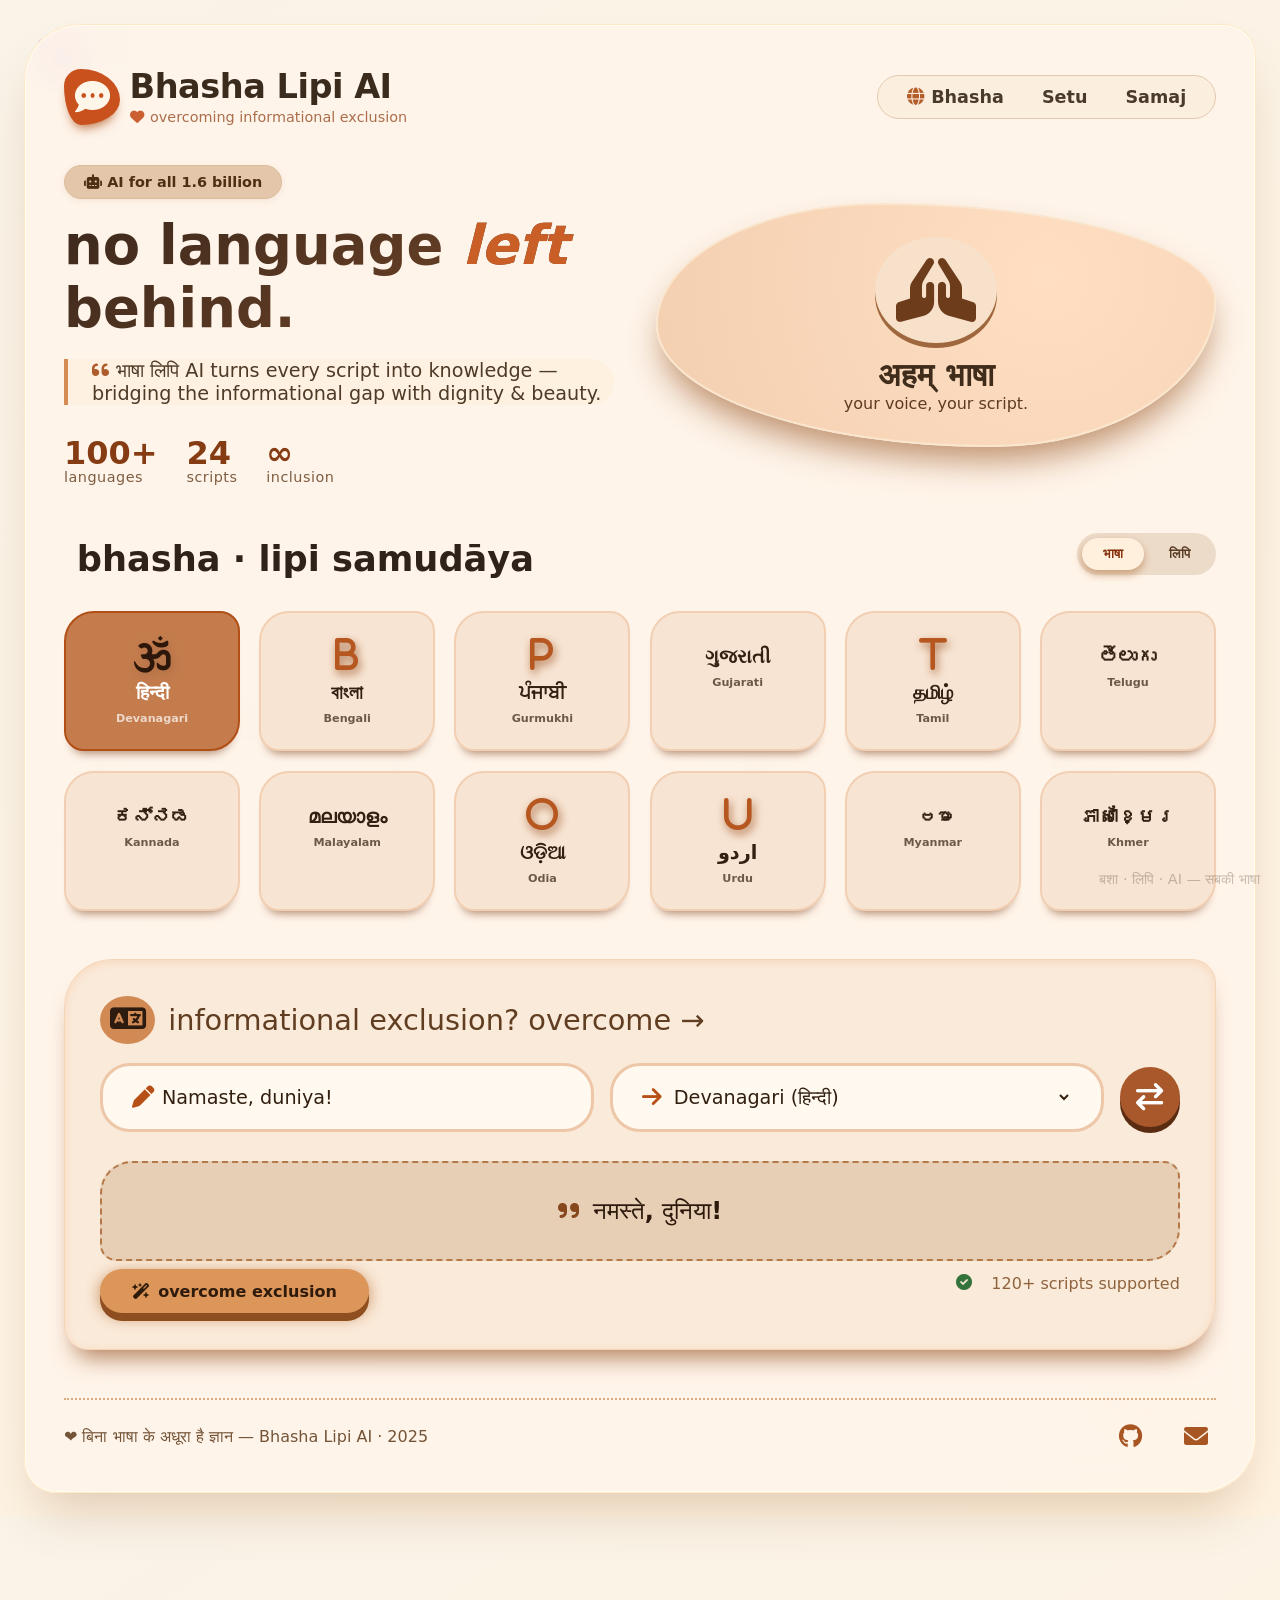
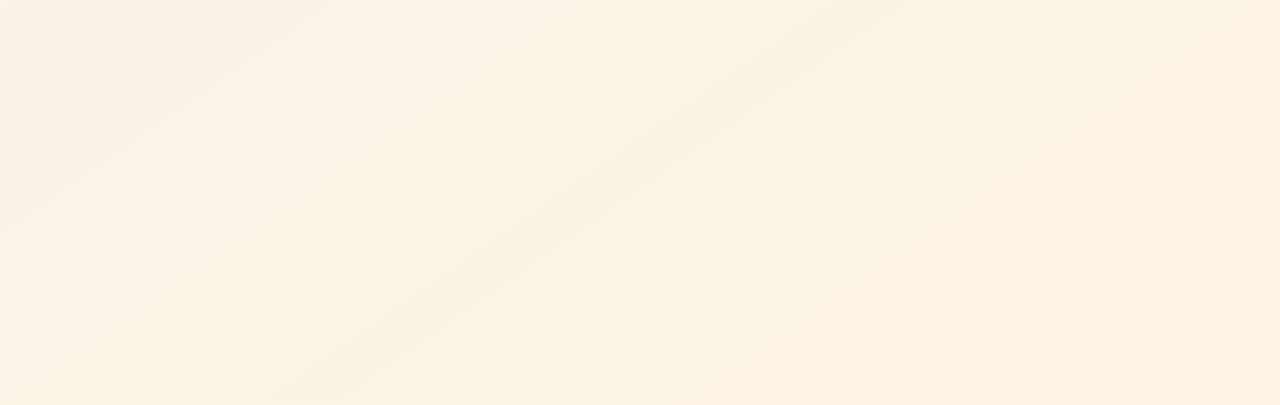
<file: index.html>
<!DOCTYPE html>
<html lang="en">
<head>
    <meta charset="UTF-8">
    <meta name="viewport" content="width=device-width, initial-scale=1.0">
    <title>Bhasha Lipi AI · overcome information exclusion</title>
    <!-- Font Awesome 6 (free) -->
    <link rel="stylesheet" href="https://cdnjs.cloudflare.com/ajax/libs/font-awesome/6.0.0-beta3/css/all.min.css">
    <link rel="stylesheet" href="style.css">
</head>
<body>
    <div class="floating-lipi lipi-1">🕉️ 𑖟</div>
    <div class="floating-lipi lipi-2">𑂃𑂥 𑂒𑂠</div>
    <div class="floating-lipi lipi-3">𑀪𑀸𑀱𑀸</div>
    <div class="floating-lipi lipi-4">𑌲𑌿𑌪𑌿</div>
    <div class="floating-lipi lipi-5">⚛️ आं</div>

    <div class="main-card">
        <!-- top bar -->
        <div class="top-bar">
            <div class="logo-area">
                <div class="logo-icon"><i class="fas fa-comment-dots"></i></div>
                <div class="logo-text">
                    <h1>Bhasha Lipi AI</h1>
                    <span><i class="fas fa-heart" style="color: #cb6033;"></i> overcoming informational exclusion</span>
                </div>
            </div>
            <div class="nav-links">
                <a href="#"><i class="fas fa-globe"></i> Bhasha</a>
                <a href="#"><i class="fas fa-bridge"></i> Setu</a>
                <a href="#"><i class="fas fa-people-group"></i> Samaj</a>
            </div>
        </div>

        <!-- hero -->
        <div class="hero-section">
            <div class="hero-left">
                <span class="badge"><i class="fas fa-robot"></i>  AI for all 1.6 billion</span>
                <h2>no language <i>left</i><br>behind.</h2>
                <p><i class="fas fa-quote-left" style="color:#ad5d2b;"></i> भाषा लिपि AI turns every script into knowledge — bridging the informational gap with dignity & beauty.</p>
                <div class="hero-stats">
                    <div class="stat-item"><span class="stat-number">100+</span><span class="stat-label">languages</span></div>
                    <div class="stat-item"><span class="stat-number">24</span><span class="stat-label">scripts</span></div>
                    <div class="stat-item"><span class="stat-number">∞</span><span class="stat-label">inclusion</span></div>
                </div>
            </div>
            <div class="hero-right">
                <i class="fas fa-hands-praying"></i>
                <h3>अहम् भाषा</h3>
                <p>your voice, your script.</p>
            </div>
        </div>

        <!-- language grid interactive -->
        <div class="section-title">
            <h3><i class="fas fa-grid-2"></i> bhasha · lipi samudāya</h3>
            <div class="pill-switch" id="scriptToggle">
                <button class="pill active" data-mode="bhasha">भाषा</button>
                <button class="pill" data-mode="lipi">लिपि</button>
            </div>
        </div>
        <div class="language-grid" id="langGrid"></div>

        <!-- translator panel / interactive exclusion barrier demo -->
        <div class="translator-panel" id="translator">
            <div class="panel-header">
                <i class="fas fa-language"></i> <span>informational exclusion? overcome →</span>
            </div>
            <div class="input-group">
                <div class="input-box">
                    <i class="fas fa-pen"></i>
                    <input type="text" id="inputPhrase" placeholder="type something ..." value="Namaste, duniya!">
                </div>
                <div class="input-box">
                    <i class="fas fa-arrow-right"></i>
                    <select id="targetScript">
                        <option value="devanagari">Devanagari (हिन्दी)</option>
                        <option value="bengali">Bengali (বাংলা)</option>
                        <option value="tamil">Tamil (தமிழ்)</option>
                        <option value="gurmukhi">Gurmukhi (ਗੁਰਮੁਖੀ)</option>
                        <option value="gujarati">Gujarati (ગુજરાતી)</option>
                        <option value="odia">Odia (ଓଡ଼ିଆ)</option>
                        <option value="kannada">Kannada (ಕನ್ನಡ)</option>
                        <option value="malayalam">Malayalam (മലയാളം)</option>
                        <option value="telugu">Telugu (తెలుగు)</option>
                        <option value="sinhala">Sinhala (සිංහල)</option>
                        <option value="thai">Thai (ไทย)</option>
                        <option value="lao">Lao (ລາວ)</option>
                    </select>
                </div>
                <button class="swap-btn" id="swapLangBtn"><i class="fas fa-arrow-right-arrow-left"></i></button>
            </div>
            <div class="output-area" id="outputArea">
                <i class="fas fa-quote-right"></i> <span id="translatedText">नमस्ते, दुनिया!</span>
            </div>
            <div style="display: flex; justify-content: space-between;">
                <button class="action-btn" id="magicTranslateBtn"><i class="fas fa-wand-magic-sparkles"></i> overcome exclusion</button>
                <div class="info-bar"><i class="fas fa-circle-check" style="color:#34733b;"></i> 120+ scripts supported </div>
            </div>
        </div>

        <!-- footer  -->
        <div class="footer-note">
            <div>❤️ बिना भाषा के अधूरा है ज्ञान — Bhasha Lipi AI · 2025</div>
            <div class="social">
                <i class="fab fa-github"></i>
                <i class="fab fa-x-twitter"></i>
                <i class="fas fa-envelope"></i>
            </div>
        </div>
    </div>

    <script src="script.js"></script>
    <!-- hint: adds a little extra charm -->
    <div style="position:fixed; bottom:12px; right:20px; opacity:0.3; font-size:0.9rem; color:#4d3a27; z-index:99;">बशा · लिपि · AI — सबकी भाषा</div>
</body>
</html>
</file>
<file: style.css>
* {
            margin: 0;
            padding: 0;
            box-sizing: border-box;
            font-family: 'Segoe UI', system-ui, 'Helvetica Neue', sans-serif;
        }

        body {
            background: linear-gradient(145deg, #f9f3e8 0%, #fff3e0 100%);
            min-height: 100vh;
            display: flex;
            flex-direction: column;
            align-items: center;
            justify-content: center;
            padding: 1.5rem;
            position: relative;
            overflow-x: hidden;
        }

        /* decorative background elements — artistic bhasha vibe */
        body::before {
            content: "☸︎ 𑀅 𑀇 𑀉 𑀓 𑀗 𑀧 𑀰";
            font-size: 10vw;
            color: rgba(230, 190, 150, 0.12);
            position: absolute;
            top: 0;
            left: 0;
            width: 100%;
            height: 100%;
            display: flex;
            align-items: center;
            justify-content: center;
            white-space: nowrap;
            letter-spacing: 2rem;
            pointer-events: none;
            transform: rotate(-5deg) scale(1.5);
            font-family: 'Noto Sans Brahmi', 'Kohinoor Devanagari', serif;
            z-index: 0;
        }

        .main-card {
            background: rgba(255, 245, 235, 0.75);
            backdrop-filter: blur(12px);
            -webkit-backdrop-filter: blur(12px);
            border-radius: 3.5rem 2rem 3.5rem 2rem;
            box-shadow: 0 30px 50px -15px rgba(140, 80, 30, 0.25), 
                        0 0 0 1px rgba(255, 215, 175, 0.6) inset,
                        0 0 0 2px rgba(255, 255, 240, 0.9) inset;
            max-width: 1300px;
            width: 100%;
            padding: 2.8rem 2.5rem;
            position: relative;
            z-index: 10;
            transition: all 0.3s ease;
        }

        /* floating script symbols */
        .floating-lipi {
            position: absolute;
            font-size: 2.4rem;
            opacity: 0.18;
            color: #a66b38;
            z-index: 1;
            user-select: none;
            pointer-events: none;
            font-weight: 300;
            transform-origin: center;
        }

        .lipi-1 { top: 2%; left: 3%; transform: rotate(-10deg); animation: float 8s infinite alternate; }
        .lipi-2 { bottom: 5%; right: 2%; transform: rotate(15deg); animation: float 11s infinite alternate-reverse; }
        .lipi-3 { top: 20%; right: 8%; transform: rotate(25deg); animation: float 9s infinite alternate; }
        .lipi-4 { bottom: 15%; left: 7%; transform: rotate(-5deg); animation: float 12s infinite alternate; }
        .lipi-5 { top: 45%; left: 15%; transform: rotate(40deg); animation: float 7s infinite alternate; }

        @keyframes float {
            0% { transform: translateY(0px) rotate(-5deg); }
            100% { transform: translateY(-20px) rotate(5deg); }
        }

        /* header / nav */
        .top-bar {
            display: flex;
            align-items: center;
            justify-content: space-between;
            flex-wrap: wrap;
            gap: 1.2rem;
            margin-bottom: 2.5rem;
            position: relative;
            z-index: 5;
        }

        .logo-area {
            display: flex;
            align-items: center;
            gap: 0.6rem;
        }

        .logo-icon {
            background: #c8511e;
            color: #fef7e9;
            width: 56px;
            height: 56px;
            border-radius: 30% 70% 70% 30% / 30% 55% 45% 70%;
            display: flex;
            align-items: center;
            justify-content: center;
            font-size: 2.2rem;
            box-shadow: 0 8px 12px -6px #b45f2e;
        }

        .logo-text h1 {
            font-size: 2.1rem;
            font-weight: 700;
            letter-spacing: -0.5px;
            color: #3b2b1d;
            line-height: 1.1;
        }

        .logo-text span {
            font-size: 0.9rem;
            font-weight: 400;
            color: #aa6e4b;
            display: flex;
            align-items: center;
            gap: 0.4rem;
            margin-top: 0.2rem;
        }

        .nav-links {
            display: flex;
            gap: 2rem;
            background: rgba(250, 235, 215, 0.7);
            padding: 0.7rem 1.8rem;
            border-radius: 60px;
            backdrop-filter: blur(4px);
            border: 1px solid #e3c9af;
        }

        .nav-links a {
            text-decoration: none;
            color: #4a3a2b;
            font-weight: 550;
            font-size: 1.1rem;
            transition: 0.2s;
            display: flex;
            align-items: center;
            gap: 6px;
        }

        .nav-links a i { color: #b35e2b; }
        .nav-links a:hover { color: #b5470c; }

        /* tagline hero */
        .hero-section {
            display: flex;
            flex-wrap: wrap;
            align-items: center;
            gap: 2rem;
            margin: 2rem 0 3rem 0;
        }

        .hero-left {
            flex: 1 1 300px;
        }

        .hero-left .badge {
            background: #e4c7aa;
            color: #4f2f13;
            padding: 0.5rem 1.2rem;
            border-radius: 40px;
            font-size: 0.9rem;
            font-weight: 600;
            display: inline-block;
            margin-bottom: 1rem;
            border: 1px solid #dbbd9c;
            box-shadow: 0 2px 6px rgba(160, 100, 40, 0.1);
        }

        .hero-left h2 {
            font-size: 3.4rem;
            font-weight: 800;
            line-height: 1.15;
            background: linear-gradient(145deg, #3b281c, #7b4a2a);
            -webkit-background-clip: text;
            background-clip: text;
            color: transparent;
            margin-bottom: 1.2rem;
        }

        .hero-left h2 i { color: #c95f27; background: none; -webkit-text-fill-color: #c95f27; }

        .hero-left p {
            font-size: 1.2rem;
            color: #4d3a27;
            max-width: 550px;
            margin-bottom: 2rem;
            border-left: 4px solid #d48c54;
            padding-left: 1.5rem;
            background: rgba(255, 235, 210, 0.4);
            border-radius: 0 40px 40px 0;
        }

        .hero-stats {
            display: flex;
            gap: 1.8rem;
        }

        .stat-item {
            display: flex;
            flex-direction: column;
        }

        .stat-number {
            font-size: 2rem;
            font-weight: 800;
            color: #863c12;
            line-height: 1;
        }

        .stat-label {
            font-size: 0.9rem;
            color: #7e5d40;
            letter-spacing: 0.5px;
        }

        .hero-right {
            flex: 1 1 300px;
            background: radial-gradient(circle at 70% 30%, #ffdec2, #f3cfb0);
            border-radius: 40% 60% 40% 60% / 50% 40% 60% 50%;
            padding: 2rem 1.8rem;
            box-shadow: 0 20px 35px -8px #bb8b66;
            text-align: center;
            border: 2px solid #fae5cd;
        }

        .hero-right i {
            font-size: 4rem;
            color: #6d3c1b;
            background: #f7e1ca;
            padding: 1.3rem;
            border-radius: 50%;
            box-shadow: 0 5px 0 #9f673d;
            margin-bottom: 0.8rem;
        }

        .hero-right h3 {
            font-size: 2rem;
            color: #3f2c1a;
            font-weight: 600;
        }

        .hero-right p {
            color: #5e3a22;
            font-weight: 500;
        }

        /* language grid — core of Bhasha AI */
        .section-title {
            display: flex;
            align-items: baseline;
            justify-content: space-between;
            flex-wrap: wrap;
            margin: 3rem 0 1.5rem;
        }

        .section-title h3 {
            font-size: 2.2rem;
            font-weight: 650;
            color: #2f2218;
            display: flex;
            align-items: center;
            gap: 0.8rem;
        }

        .section-title h3 i { color: #cf632b; }

        .pill-switch {
            background: #eddbc9;
            border-radius: 60px;
            padding: 0.3rem;
            display: flex;
            gap: 0.3rem;
        }

        .pill {
            padding: 0.5rem 1.3rem;
            border-radius: 30px;
            border: none;
            background: transparent;
            font-weight: 600;
            color: #5b3d27;
            cursor: pointer;
            transition: 0.2s;
        }

        .pill.active {
            background: #fff0de;
            box-shadow: 0 4px 8px #c99d78;
            color: #862f0a;
        }

        .language-grid {
            display: grid;
            grid-template-columns: repeat(auto-fit, minmax(150px, 1fr));
            gap: 1.2rem;
            margin: 2rem 0 3rem;
        }

        .lang-card {
            background: #f7e4d2;
            padding: 1.5rem 0.5rem;
            border-radius: 30px 20px 30px 20px;
            text-align: center;
            transition: all 0.25s ease;
            cursor: pointer;
            border: 2px solid #f2cfb2;
            box-shadow: 0 10px 10px -8px #ac8268;
            color: #351f10;
            font-weight: 600;
            font-size: 1.2rem;
            display: flex;
            flex-direction: column;
            align-items: center;
            gap: 0.5rem;
            backdrop-filter: blur(2px);
        }

        .lang-card i {
            font-size: 2.3rem;
            color: #b65720;
            filter: drop-shadow(2px 4px 4px #ac6e46);
        }

        .lang-card:hover {
            background: #ffdbbd;
            transform: scale(1.02) translateY(-6px);
            border-color: #c7753b;
            box-shadow: 0 20px 20px -10px #b16f43;
        }

        .lang-card[data-active="true"] {
            background: #dc9e73;
            border-color: #a44512;
            color: white;
        }
        .lang-card[data-active="true"] i { color: #2d170a; }

        /* demo translator section */
        .translator-panel {
            background: #faead9;
            border-radius: 3rem 1.5rem 3rem 1.5rem;
            padding: 2.2rem;
            margin: 3rem 0 2rem;
            box-shadow: inset 0 2px 8px #f7d7bc, 0 18px 25px -12px #ac7550;
            border: 1px solid #f5d5b8;
        }

        .panel-header {
            display: flex;
            gap: 0.8rem;
            align-items: center;
            color: #613e22;
            font-size: 1.8rem;
            margin-bottom: 1.2rem;
        }

        .panel-header i { background: #d18a54; padding: 0.6rem; border-radius: 50%; color: #2c1b0e; }

        .input-group {
            display: flex;
            flex-wrap: wrap;
            gap: 1rem;
        }

        .input-box {
            flex: 2 1 260px;
            background: #fff9f0;
            border-radius: 30px;
            padding: 0.2rem 1.8rem;
            display: flex;
            align-items: center;
            gap: 0.5rem;
            border: 3px solid #edc7a8;
        }

        .input-box i {
            font-size: 1.4rem;
            color: #b75016;
        }

        .input-box input, .input-box select {
            background: none;
            border: none;
            padding: 1rem 0;
            width: 100%;
            font-size: 1.2rem;
            outline: none;
            color: #321f10;
        }

        .input-box select option { background: #ffedd9; }

        .swap-btn {
            background: #a8582a;
            border: none;
            color: white;
            width: 60px;
            height: 60px;
            border-radius: 50%;
            font-size: 1.7rem;
            cursor: pointer;
            box-shadow: 0 6px 0 #5a2c12;
            transition: 0.1s linear;
            align-self: center;
        }

        .swap-btn:active {
            transform: translateY(5px);
            box-shadow: 0 1px 0 #5a2c12;
        }

        .output-area {
            margin-top: 1.8rem;
            background: #e7cfb6;
            border-radius: 2rem 1rem 2rem 1rem;
            padding: 1.5rem;
            font-size: 1.5rem;
            color: #2c190b;
            border: 2px dashed #b57948;
            text-align: center;
            font-weight: 550;
            word-break: break-word;
            min-height: 100px;
            display: flex;
            align-items: center;
            justify-content: center;
        }

        .output-area i { margin-right: 0.8rem; color: #87481d; }

        .info-bar {
            display: flex;
            gap: 1.2rem;
            justify-content: flex-end;
            margin-top: 0.8rem;
            color: #8f633e;
        }

        .action-btn {
            background: #dc965a;
            border: none;
            padding: 0.8rem 2rem;
            border-radius: 50px;
            font-weight: 600;
            color: #2f1b0b;
            font-size: 1rem;
            display: inline-flex;
            align-items: center;
            gap: 0.5rem;
            box-shadow: 0 8px 0 #8f4e20, 0 4px 15px #c58654;
            cursor: pointer;
            transition: 0.08s linear;
            margin-top: 0.5rem;
        }

        .action-btn:active {
            transform: translateY(6px);
            box-shadow: 0 2px 0 #8f4e20, 0 6px 12px #c47e48;
        }

        /* footer */
        .footer-note {
            display: flex;
            justify-content: space-between;
            align-items: center;
            flex-wrap: wrap;
            margin-top: 3rem;
            color: #745438;
            border-top: 2px dotted #dbaa7c;
            padding-top: 1.5rem;
            font-size: 1rem;
        }

        .social i {
            font-size: 1.5rem;
            margin: 0 0.5rem;
            color: #a75523;
            transition: 0.2s;
            cursor: pointer;
        }
        .social i:hover { color: #582f13; }

        /* responsiveness */
        @media (max-width: 700px) {
            .hero-left h2 { font-size: 2.5rem; }
            .main-card { padding: 1.8rem; }
        }
</file>
